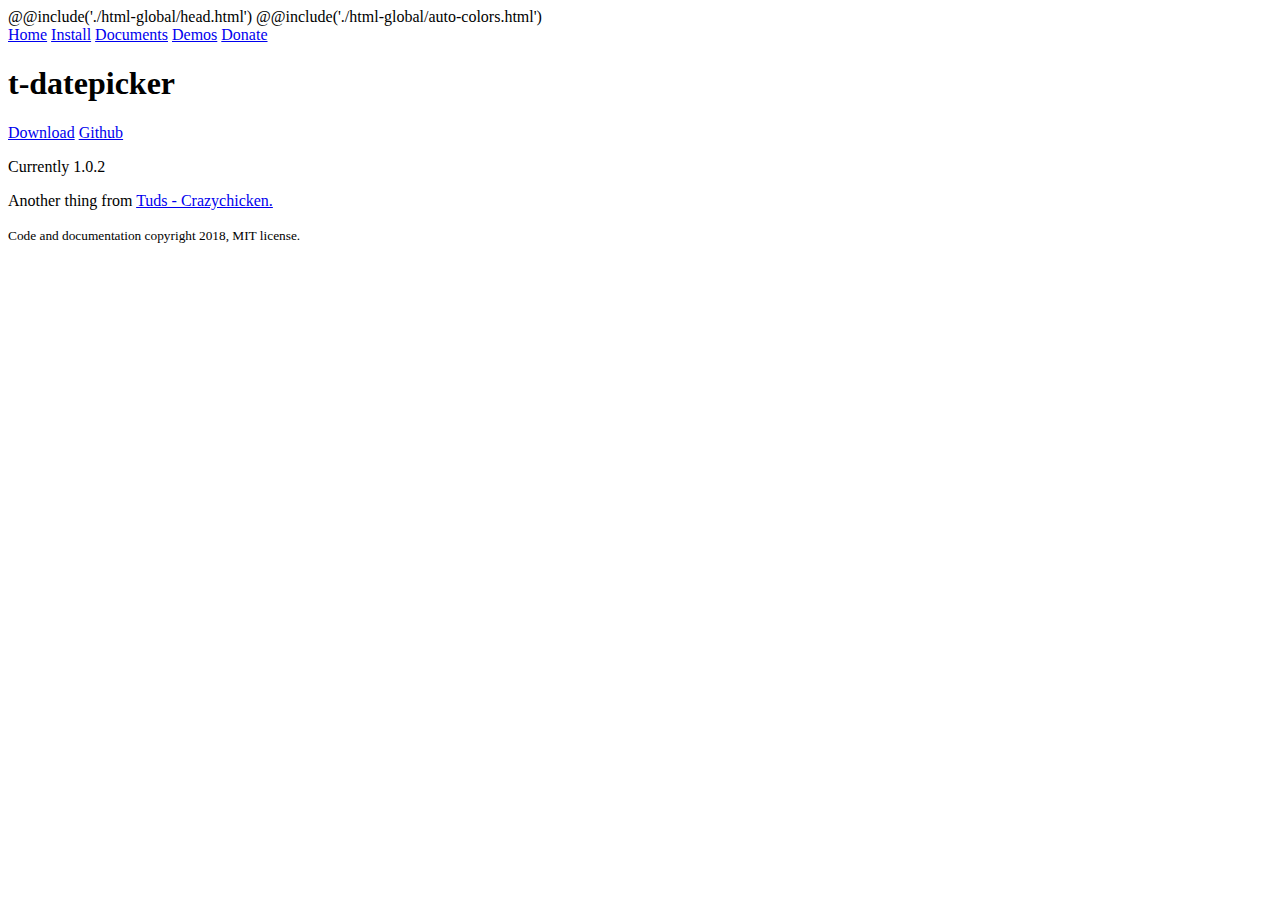
<file: assets/js-plugins/Check-In-Out-Date-Range-Picker/html/index.html>
<!DOCTYPE html>
<html lang="en">
<head>
	<meta charset="UTF-8">
	<title>T-Datepicker | Index | Tuds</title>
	@@include('./html-global/head.html')
	<meta name="description" content="A modern datepicker library with useful options and methods. The tDatepicker more than 35 pretty options and many methods help you change date, getDate, update when you need.">
    <meta property="og:description" content="A modern datepicker library with useful options and methods. The tDatepicker more than 35 pretty options and many methods help you change date, getDate, update when you need." />

    <!-- master tool only -->
    <script type="application/ld+json">
      {
          "@context" : "https://schema.org",
          "@type": "WebPage",
          "url" : "https://t-datepicker.getqwerty.com",
          "name": "t-datepicker",
          "alternateName": "t-datepicker",
          "author": {
              "@type": "Person",
              "name": "Tu Truong"
              "url": "https://twitter.com/mtu_truong"
          },
          "description":"A modern datepicker library with useful options and methods. The tDatepicker more than 35 pretty options and many methods help you change date, getDate, update when you need.",
          "image": {
              "@type": "ImageObject",
              "width": 256,
              "height": 256,
              "url": "https://t-datepicker.getqwerty.com/theme/images/about-t-datepicker.png"
          },
          "creator": ["Tu Truong"],
          "sameAs": ["https://www.facebook.com/tudscss",
          "https://plus.google.com/u/0/111272361722398364018",
          "https://twitter.com/mtu_truong",
          "https://www.youtube.com/channel/UCDACe-7BFGDucQoxTDfPotw"],
          "keywords": ["t-datepicker", "datepicker", "two datepicker", "bootstrap-datepicker", "getqwerty", "qwerty", "converthtml", "t-scroll"]
      }
    </script>
    <!-- /master tool only -->

</head>
<body>
	@@include('./html-global/auto-colors.html')
	<div class="container-home">
		<div class="nav-home" data-js="get-part">
			<a class="item active" href="https://t-datepicker.getqwerty.com/index.html">Home</a>
			<a class="item" href="https://t-datepicker.getqwerty.com/installation.html">Install</a>
			<a class="item" href="https://t-datepicker.getqwerty.com/documents.html">Documents</a>
			<a class="item" href="https://t-datepicker.getqwerty.com/demos.html">Demos</a>
			<a class="item" href="https://goo.gl/oKmr8W">Donate</a>
		</div>
		<div class="home-center">
			<h1>t-datepicker</h1>
			<div class="btn-group">
				<a href="https://github.com/crazychicken/t-datepicker/archive/master.zip" class="btn btn-main">Download</a>
				<a rel="nofollow" href="https://github.com/crazychicken/t-datepicker" class="btn btn-border">Github</a>
			</div>
			<p class="version">Currently 1.0.2</p>
		</div>
		<footer class="home-footer">
			Another thing from <a href="https://tuds.ninja/">Tuds - Crazychicken.</a>
			<p>
				<small>
					Code and documentation copyright 2018, MIT license.
				</small>
			</p>
		</footer>
	</div>
</body>
</html>
</file>
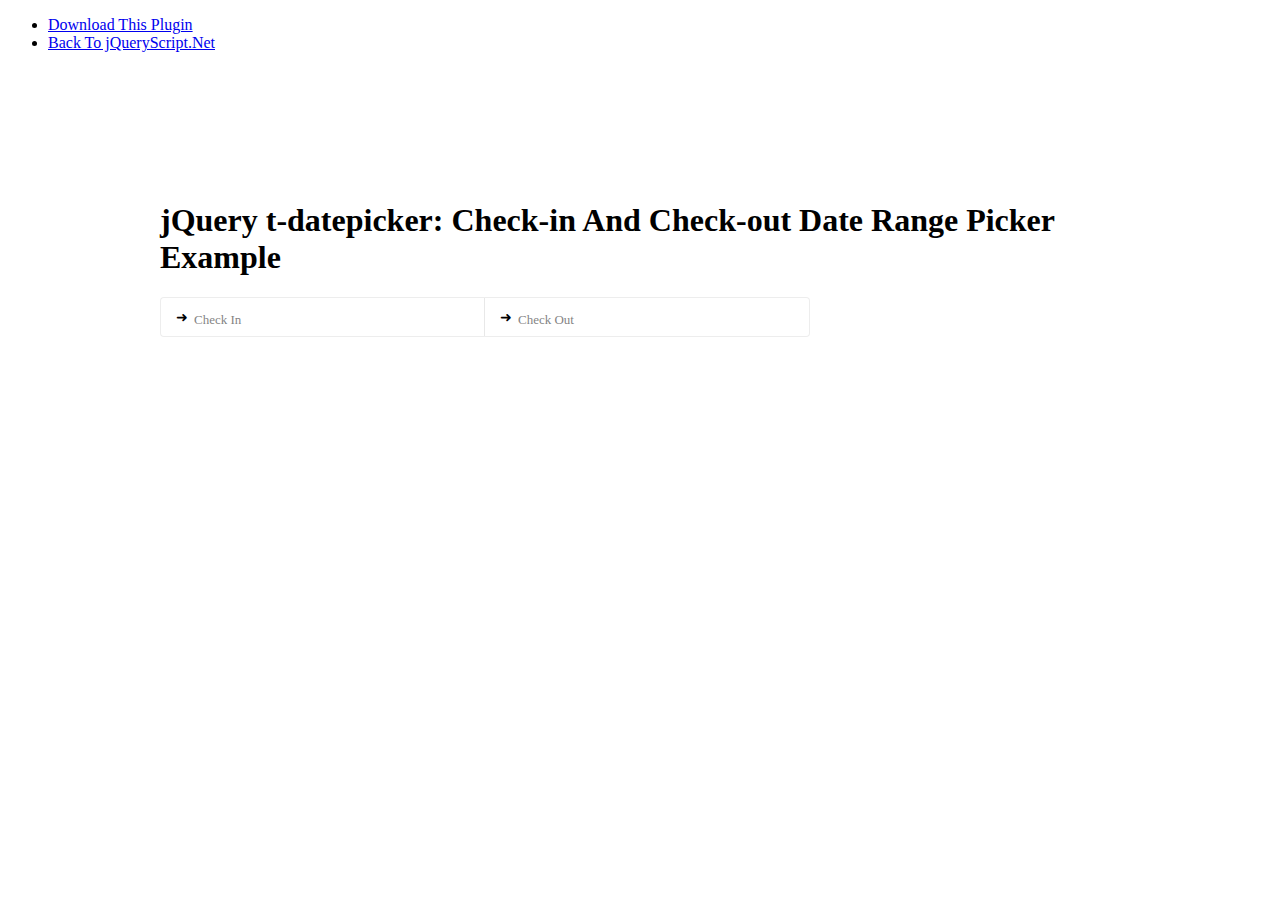
<file: assets/js-plugins/Check-In-Out-Date-Range-Picker/public/index.html>
<!doctype html>
<html>
<head>
<meta charset="utf-8">
<meta http-equiv="X-UA-Compatible" content="IE=edge,chrome=1">
<meta name="viewport" content="width=device-width, initial-scale=1, shrink-to-fit=no">
<title>jQuery t-datepicker: Check-in And Check-out Date Range Picker Example</title>
<link href="https://www.jqueryscript.net/css/jquerysctipttop.css" rel="stylesheet" type="text/css">
<link href="theme/css/t-datepicker.min.css" rel="stylesheet" type="text/css">
<link href="theme/css/themes/t-datepicker-blue.css" rel="stylesheet" type="text/css">
<style>
body { min-height:100vh;font-family:'Roboto';}
.container { margin:150px auto; max-width:960px;}
</style>
</head>

<body>
<div id="jquery-script-menu">
<div class="jquery-script-center">
<ul>
<li><a href="https://www.jqueryscript.net/time-clock/Check-In-Out-Date-Range-Picker.html">Download This Plugin</a></li>
<li><a href="https://www.jqueryscript.net/">Back To jQueryScript.Net</a></li>
</ul>
<div class="jquery-script-ads"><script type="text/javascript"><!--
google_ad_client = "ca-pub-2783044520727903";
/* jQuery_demo */
google_ad_slot = "2780937993";
google_ad_width = 728;
google_ad_height = 90;
//-->
</script>
<script type="text/javascript"
src="https://pagead2.googlesyndication.com/pagead/show_ads.js">
</script></div>
<div class="jquery-script-clear"></div>
</div>
</div>
<div class="container">
<h1>jQuery t-datepicker: Check-in And Check-out Date Range Picker Example</h1>
<div class="t-datepicker">
  <div class="t-check-in"></div>
  <div class="t-check-out"></div>
</div>
</div>
<script src="https://code.jquery.com/jquery-3.3.1.min.js" integrity="sha384-tsQFqpEReu7ZLhBV2VZlAu7zcOV+rXbYlF2cqB8txI/8aZajjp4Bqd+V6D5IgvKT" crossorigin="anonymous"></script>
<script src="theme/js/t-datepicker.min.js"></script>

<script>
 $(document).ready(function(){
    // Call global the function
    $('.t-datepicker').tDatePicker({
      // options here
    });
  });
</script>
<script type="text/javascript">

  var _gaq = _gaq || [];
  _gaq.push(['_setAccount', 'UA-36251023-1']);
  _gaq.push(['_setDomainName', 'jqueryscript.net']);
  _gaq.push(['_trackPageview']);

  (function() {
    var ga = document.createElement('script'); ga.type = 'text/javascript'; ga.async = true;
    ga.src = ('https:' == document.location.protocol ? 'https://ssl' : 'http://www') + '.google-analytics.com/ga.js';
    var s = document.getElementsByTagName('script')[0]; s.parentNode.insertBefore(ga, s);
  })();

</script>
</body>
</html>
</file>
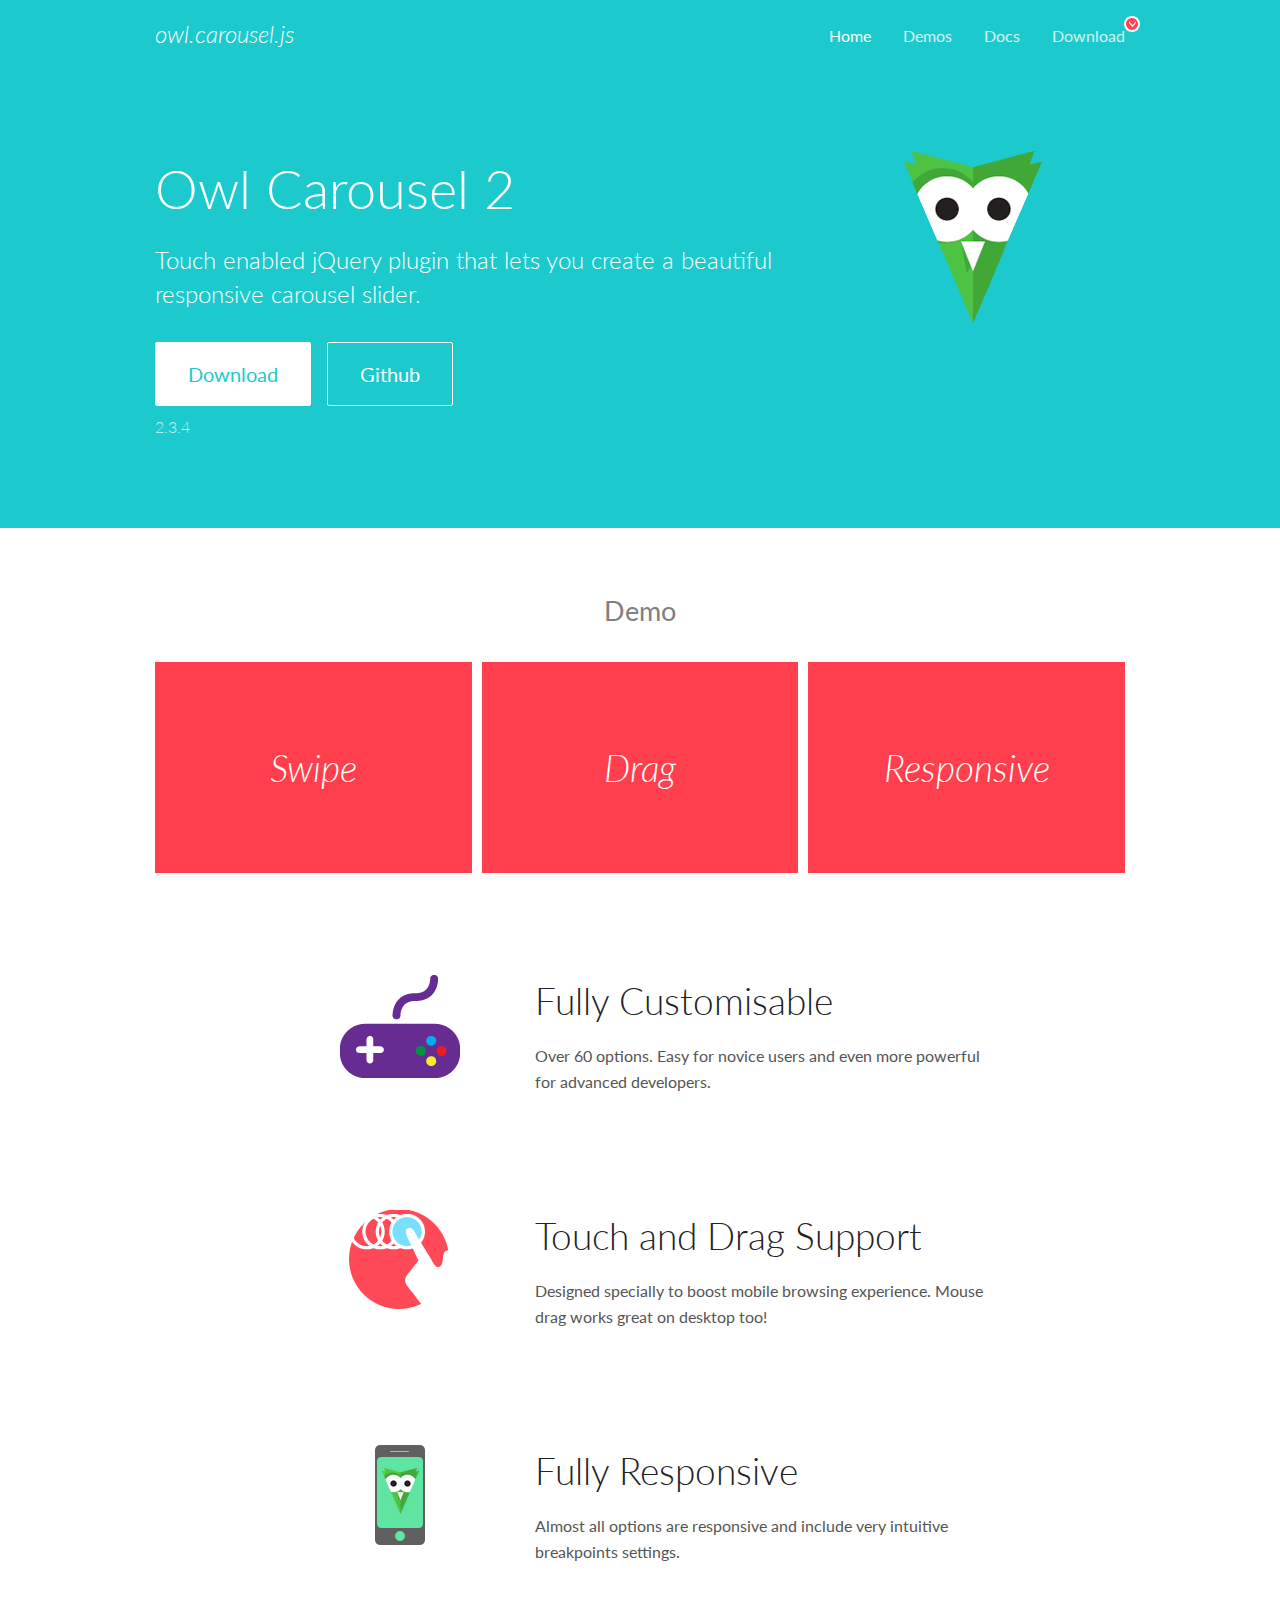
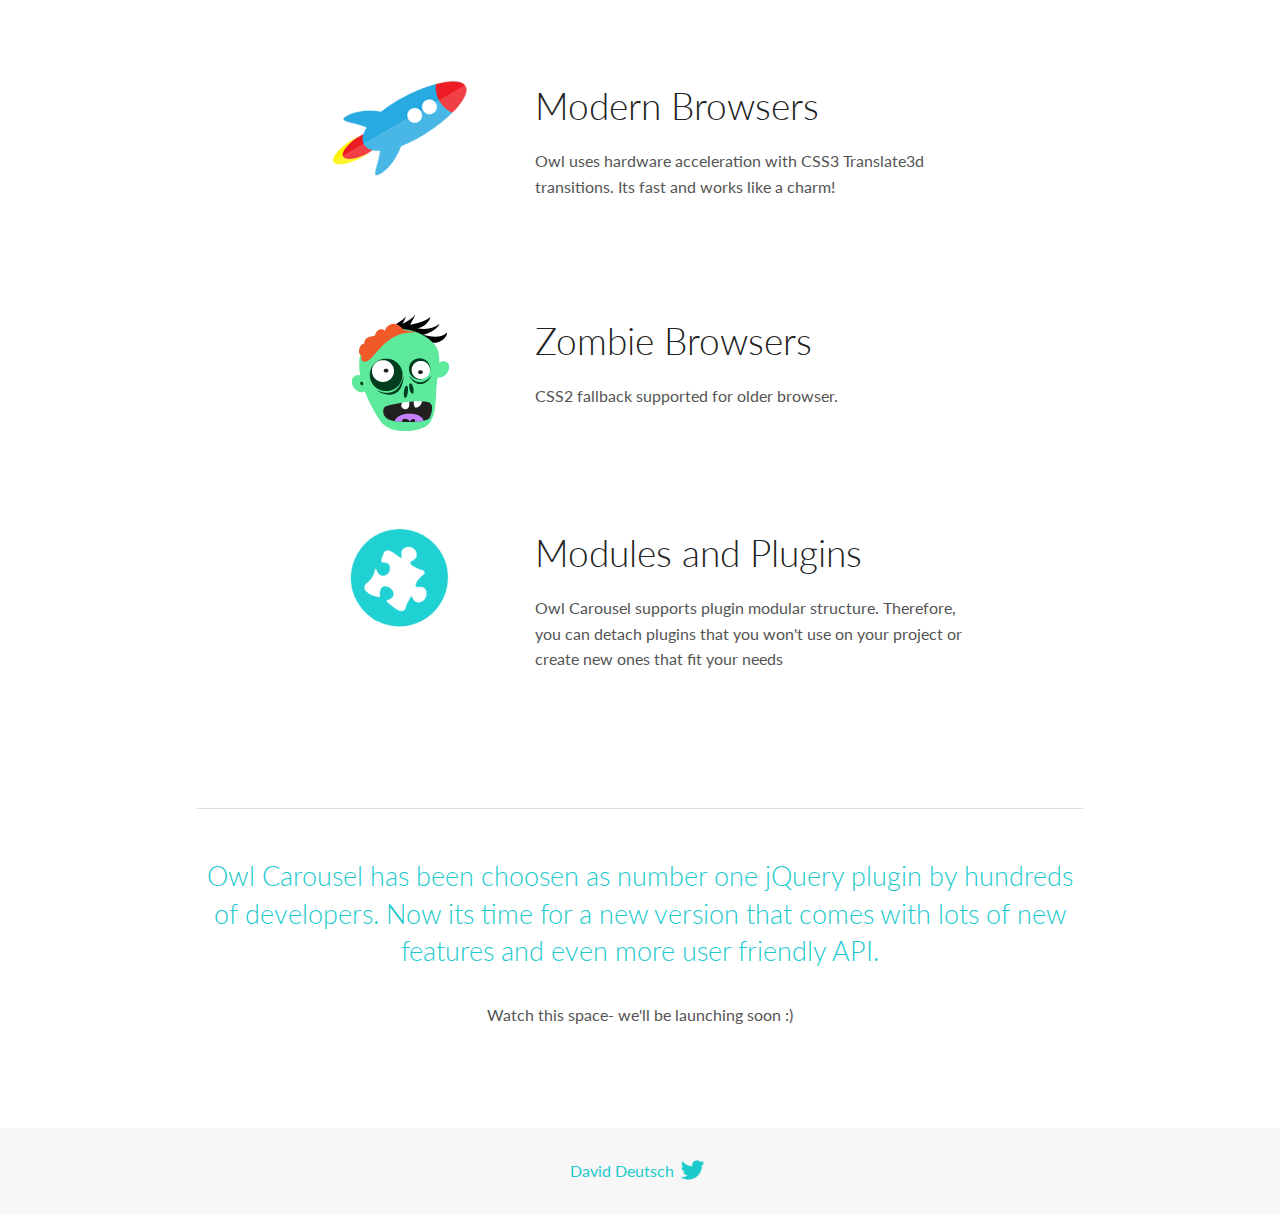
<file: assets/js-plugins/OwlCarousel2-2.3.4/docs/index.html>
<!DOCTYPE html>
<html lang="en">
  <head>

    <!-- head -->
    <meta charset="utf-8">
    <meta name="msapplication-tap-highlight" content="no" />
    <meta name="viewport" content="width=device-width, initial-scale=1.0" />
    <meta name="description" content="Touch enabled jQuery plugin that lets you create beautiful responsive carousel slider.">
    <meta name="author" content="David Deutsch">
    <title>
      Home | Owl Carousel | 2.3.4
    </title>

    <!-- Stylesheets -->
    <link href='https://fonts.googleapis.com/css?family=Lato:300,400,700,400italic,300italic' rel='stylesheet' type='text/css'>
    <link rel="stylesheet" href="assets/css/docs.theme.min.css">

    <!-- Owl Stylesheets -->
    <link rel="stylesheet" href="assets/owlcarousel/assets/owl.carousel.min.css">
    <link rel="stylesheet" href="assets/owlcarousel/assets/owl.theme.default.min.css">

    <!-- HTML5 shim and Respond.js IE8 support of HTML5 elements and media queries -->

    <!--[if lt IE 9]>
      <script src="https://oss.maxcdn.com/libs/html5shiv/3.7.0/html5shiv.js"></script>
      <script src="https://oss.maxcdn.com/libs/respond.js/1.3.0/respond.min.js"></script>
    <![endif]-->

    <!-- Favicons -->
    <link rel="apple-touch-icon-precomposed" sizes="144x144" href="assets/ico/apple-touch-icon-144-precomposed.png">
    <link rel="shortcut icon" href="assets/ico/favicon.png">
    <link rel="shortcut icon" href="favicon.ico">

    <!-- Yeah i know js should not be in header. Its required for demos.-->

    <!-- javascript -->
    <script src="assets/vendors/jquery.min.js"></script>
    <script src="assets/owlcarousel/owl.carousel.js"></script>
  </head>
  <body>

    <!-- header -->
    <header class="header">
      <div class="row">
        <div class="large-12 columns">
          <div class="brand left">
            <h3>
              <a href="/OwlCarousel2/">owl.carousel.js</a> 
            </h3>
          </div>
          <a id="toggle-nav" class="right">
            <span></span> <span></span> <span></span> 
          </a> 
          <div class="nav-bar">
            <ul class="clearfix">
              <li class="active">
                <a href="/OwlCarousel2/index.html">Home</a> 
              </li>
              <li> <a href="/OwlCarousel2/demos/demos.html">Demos</a>  </li>
              <li> <a href="/OwlCarousel2/docs/started-welcome.html">Docs</a>  </li>
              <li>
                <a href="https://github.com/OwlCarousel2/OwlCarousel2/archive/2.3.4.zip">Download</a> 
                <span class="download"></span> 
              </li>
            </ul>
          </div>
        </div>
      </div>
    </header>

    <!-- home panel -->
    <section id="hero">
      <div class="row">
        <div class="large-8 medium-8 columns">
          <h1>Owl Carousel 2</h1>
          <h4>Touch enabled jQuery plugin that lets you create a beautiful responsive carousel slider.</h4>
          <a href="https://github.com/OwlCarousel2/OwlCarousel2/archive/2.3.4.zip" class="hero-button">Download</a> 
          <a href="https://github.com/OwlCarousel2/OwlCarousel2" class="hero-button outline">Github</a> 
          <p>2.3.4</p>
        </div>
        <div class="large-4 medium-4 columns">
          <img class="owl-logo" src="assets/img/owl-logo.png" alt="mr. Owl">
        </div>
      </div>
    </section>

    <!-- body -->
    <div class="home-demo">
      <div class="row">
        <div class="large-12 columns">
          <h3>Demo</h3>
          <div class="owl-carousel">
            <div class="item">
              <h2>Swipe</h2>
            </div>
            <div class="item">
              <h2>Drag</h2>
            </div>
            <div class="item">
              <h2>Responsive</h2>
            </div>
            <div class="item">
              <h2>CSS3</h2>
            </div>
            <div class="item">
              <h2>Fast</h2>
            </div>
            <div class="item">
              <h2>Easy</h2>
            </div>
            <div class="item">
              <h2>Free</h2>
            </div>
            <div class="item">
              <h2>Upgradable</h2>
            </div>
            <div class="item">
              <h2>Tons of options</h2>
            </div>
            <div class="item">
              <h2>Infinity</h2>
            </div>
            <div class="item">
              <h2>Auto Width</h2>
            </div>
          </div>
        </div>
      </div>
    </div>
    <script>
      var owl = $('.owl-carousel');
      owl.owlCarousel({
        margin: 10,
        loop: true,
        responsive: {
          0: {
            items: 1
          },
          600: {
            items: 2
          },
          1000: {
            items: 3
          }
        }
      })
    </script>

    <!-- features -->
    <div id="features">
      <div class="row">
        <div class="small-12 medium-9 small-centered columns">
          <section class="row feature">
            <div class="medium-4 small-12 columns">
              <img src="assets/img/feature-options.png" alt="">
            </div>
            <div class="medium-8 small-12 columns">
              <h2>Fully Customisable</h2>
              <p>Over 60 options. Easy for novice users and even more powerful for advanced developers.</p>
            </div>
          </section>
          <section class="row feature">
            <div class="medium-4 small-12 columns">
              <img src="assets/img/feature-drag.png" alt="">
            </div>
            <div class="medium-8 small-12 columns">
              <h2>Touch and Drag Support</h2>
              <p>Designed specially to boost mobile browsing experience. Mouse drag works great on desktop too!</p>
            </div>
          </section>
          <section class="row feature">
            <div class="medium-4 small-12 columns">
              <img src="assets/img/feature-responsive.png" alt="">
            </div>
            <div class="medium-8 small-12 columns">
              <h2>Fully Responsive</h2>
              <p>Almost all options are responsive and include very intuitive breakpoints settings.</p>
            </div>
          </section>
          <section class="row feature">
            <div class="medium-4 small-12 columns">
              <img src="assets/img/feature-modern.png" alt="">
            </div>
            <div class="medium-8 small-12 columns">
              <h2>Modern Browsers</h2>
              <p>Owl uses hardware acceleration with CSS3 Translate3d transitions. Its fast and works like a charm! </p>
            </div>
          </section>
          <section class="row feature">
            <div class="medium-4 small-12 columns">
              <img src="assets/img/feature-zombie.png" alt="">
            </div>
            <div class="medium-8 small-12 columns">
              <h2>Zombie Browsers</h2>
              <p>CSS2 fallback supported for older browser.</p>
            </div>
          </section>
          <section class="row feature">
            <div class="medium-4 small-12 columns">
              <img src="assets/img/feature-module.png" alt="">
            </div>
            <div class="medium-8 small-12 columns">
              <h2>Modules and Plugins</h2>
              <p>Owl Carousel supports plugin modular structure. Therefore, you can detach plugins that you won&#x27;t use on your project or create new ones that fit your needs</p>
            </div>
          </section>
        </div>
      </div>
    </div>

    <!-- footer -->
    <section id="teaser-text">
      <div class="row">
        <div class="small-12 medium-11 small-centered columns">
          <hr>
          <h3 id="owl-carousel-has-been-choosen-as-number-one-jquery-plugin-by-hundreds-of-developers-now-its-time-for-a-new-version-that-comes-with-lots-of-new-features-and-even-more-user-friendly-api-">Owl Carousel has been choosen as number one jQuery plugin by hundreds of developers. Now its time for a new version that comes with lots of new features and even more user friendly API.</h3>
          <p>Watch this space- we&#39;ll be launching soon :)</p>
        </div>
      </div>
    </section>

    <!-- footer -->
    <footer class="footer">
      <div class="row">
        <div class="large-12 columns">
          <h5>
            <a href="/OwlCarousel2/docs/support-contact.html">David Deutsch</a> 
            <a id="custom-tweet-button" href="https://twitter.com/share?url=https://github.com/OwlCarousel2/OwlCarousel2&text=Owl Carousel - This is so awesome! " target="_blank"></a> 
          </h5>
        </div>
      </div>
    </footer>

    <!-- vendors -->
    <script src="assets/vendors/highlight.js"></script>
    <script src="assets/js/app.js"></script>
  </body>
</html>
</file>
<file: assets/js-plugins/Check-In-Out-Date-Range-Picker/public/theme/css/themes/t-datepicker-blue.css>
.t-check-in,.t-check-out{border-color:#ededed}.t-check-in{border-right-color:#e8e8e8}.t-date-title{color:#e91e63}.t-special-day:before{border-color:#e91e63 #e91e63 transparent transparent}.t-datepicker-day{border-color:#ededed;background:#fff}.t-day,.t-disabled,.t-end,.t-range,.t-start{background:#fafafa;border-color:#fff}.t-disabled{background:0 0}.t-highlighted{color:#59caf5}.t-highlighted.t-disabled{background:#fafafa}.t-end,.t-end-limit,.t-start{color:#fff;background:#11b3f1}.t-range,.t-range-limit{color:#59caf5}.t-range{background:#e9f8fe}.t-range-limit{background:#d1f0fc}.t-range-limit.t-end,.t-range-limit.t-start{color:#fff;background:#89d9f8}.t-check-in .t-end,.t-check-out .t-start,.t-check-out tr~.t-end{color:#fff;background:#11b3f1}.t-hover-day,.t-hover-day-content,.t-hover-day:hover{color:#fff;background:#59caf5}.t-hover-day::after{border-color:#59caf5 transparent transparent}.t-today,.t-today .t-hover-day-content{background:#aeaeae}.t-today::after{border-top-color:#aeaeae}.t-today:hover,.t-today:hover .t-hover-day-content{background:#59caf5}.t-today:hover::after{border-top-color:#59caf5}.t-end.t-today,.t-start.t-today{color:#fff}.t-end.t-today,.t-end.t-today .t-hover-day-content,.t-start.t-today,.t-start.t-today .t-hover-day-content{background:#11b3f1}.t-end.t-today::after,.t-start.t-today::after{border-top-color:#11b3f1}
</file>
<file: assets/js-plugins/Check-In-Out-Date-Range-Picker/public/theme/css/t-datepicker.min.css>
.t-check-in,.t-check-out,.t-datepicker{display:inline-block;position:relative;float:left}.t-datepicker{clear:both;width:100%;font-size:14px;line-height:1.4em;max-width:650px}.t-check-in,.t-check-out{border-width:1px;border-style:solid;width:50%;box-sizing:border-box}.t-check-in .t-date-info-title,.t-check-out .t-date-info-title{position:absolute;top:12px;left:33px;display:block;font-weight:400;opacity:.5;font-size:13px;cursor:pointer}.t-check-in .fa,.t-check-out .fa{top:-1px;position:relative}.t-check-in{border-right-width:1px;border-radius:4px 0 0 4px}.t-picker-only{border-radius:4px;width:100%}.t-check-out{border-left-width:0;border-radius:0 4px 4px 0}.t-check-out .t-datepicker-day{left:-100%}.t-arrow-top{top:32px;z-index:9999}.t-arrow-top,.t-arrow-top::after{border-width:10px;border-style:solid;border-color:transparent transparent #ddd;display:inline-block;position:absolute}.t-arrow-top::after{top:-9px;left:-10px;content:'';border-width:10px;border-bottom-color:#fff}.t-dates{padding:10px 15px;height:38px;box-sizing:border-box}.t-datepicker-day{border-width:1px;border-style:solid;top:51px;overflow:hidden;position:absolute;z-index:9998;padding:10px 0;border-radius:4px;box-shadow:0 7px 15px rgba(0,0,0,.25)}.t-table-wrap{width:100%;padding:0 10px;font-size:inherit;display:inline-block;vertical-align:top}.t-datepicker-days{width:650px}.t-datepicker-days .t-table-wrap{padding:0;width:47%;margin-left:2%}@media (max-width:480px){.t-datepicker-days{width:300px}.t-datepicker-days .t-table-wrap{margin-left:0;width:100%;padding:0 10px}}@media (max-width:320px){.t-datepicker-days{width:290px}.t-datepicker-days .t-table-wrap{padding:0 5px}}.t-table-condensed{width:100%;border-spacing:0;border-collapse:collapse;vertical-align:top}.t-next,.t-prev,.t-table-condensed td,.t-table-condensed th{text-align:center;padding:10px}.t-date-title{clear:both;width:100%;text-align:center;display:inline-block;margin:0;padding:15px 0 10px}.t-day,.t-disabled,.t-end,.t-range,.t-start{border-width:2px;border-style:solid}.t-arrow{border:none}.t-hover-day::after,.t-special-day:before{content:'';border-style:solid}.t-arrow,.t-dates,.t-day,.t-end,.t-end-limit,.t-range,.t-start{cursor:pointer}.t-special-day{position:relative}.t-special-day:before{height:3px;width:3px;top:0;right:0;position:absolute;display:block;border-width:3px;-webkit-box-sizing:content-box;-moz-box-sizing:content-box;box-sizing:content-box}.t-hover-day{position:relative}.t-hover-day-content{top:-30px;width:70px;right:calc(50% - 35px);position:absolute;font-size:12px;font-weight:700;padding:3px 5px;border-radius:4px;z-index:9999}.t-hover-day::after{position:absolute;top:-8px;right:calc(50% - 7px);border-width:7px}.t-today .t-hover-day-content{z-index:9998}.t-check-in .t-end-limit,.t-disabled{opacity:.25;cursor:auto}
</file>
